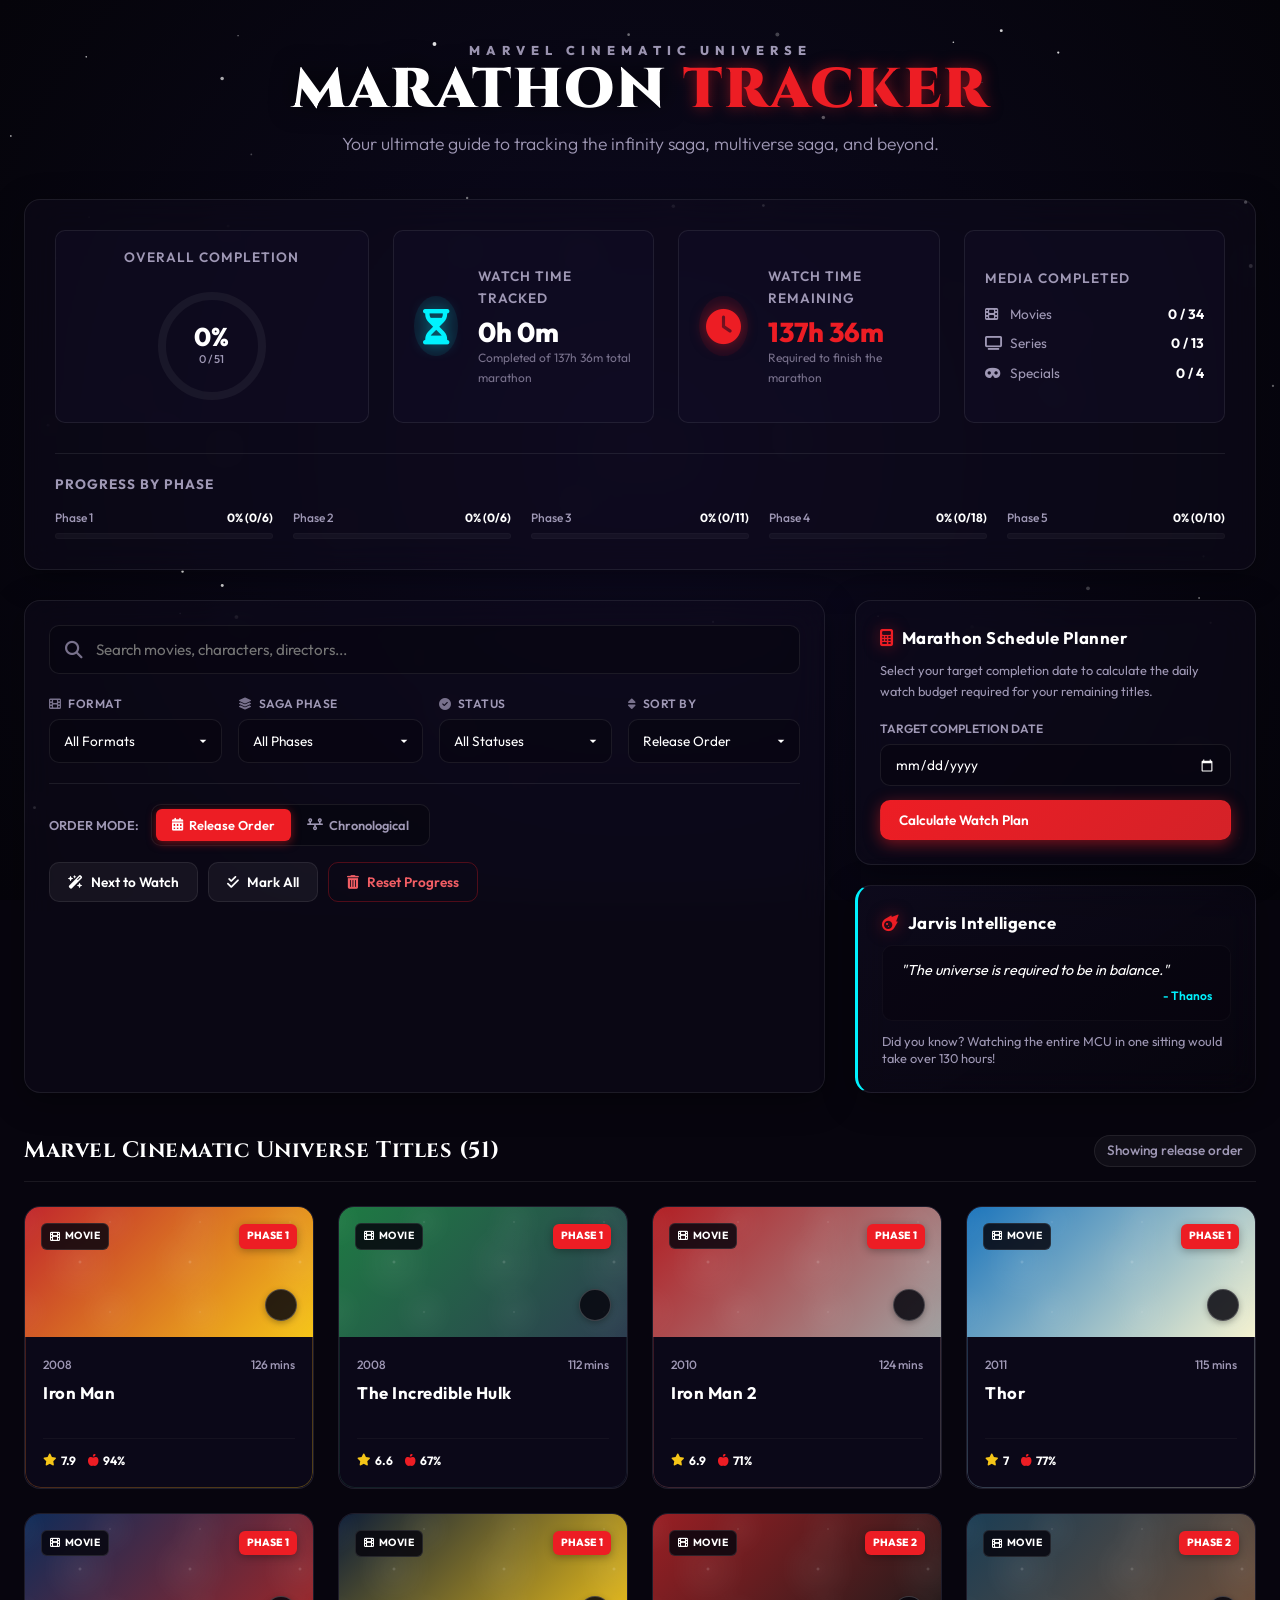
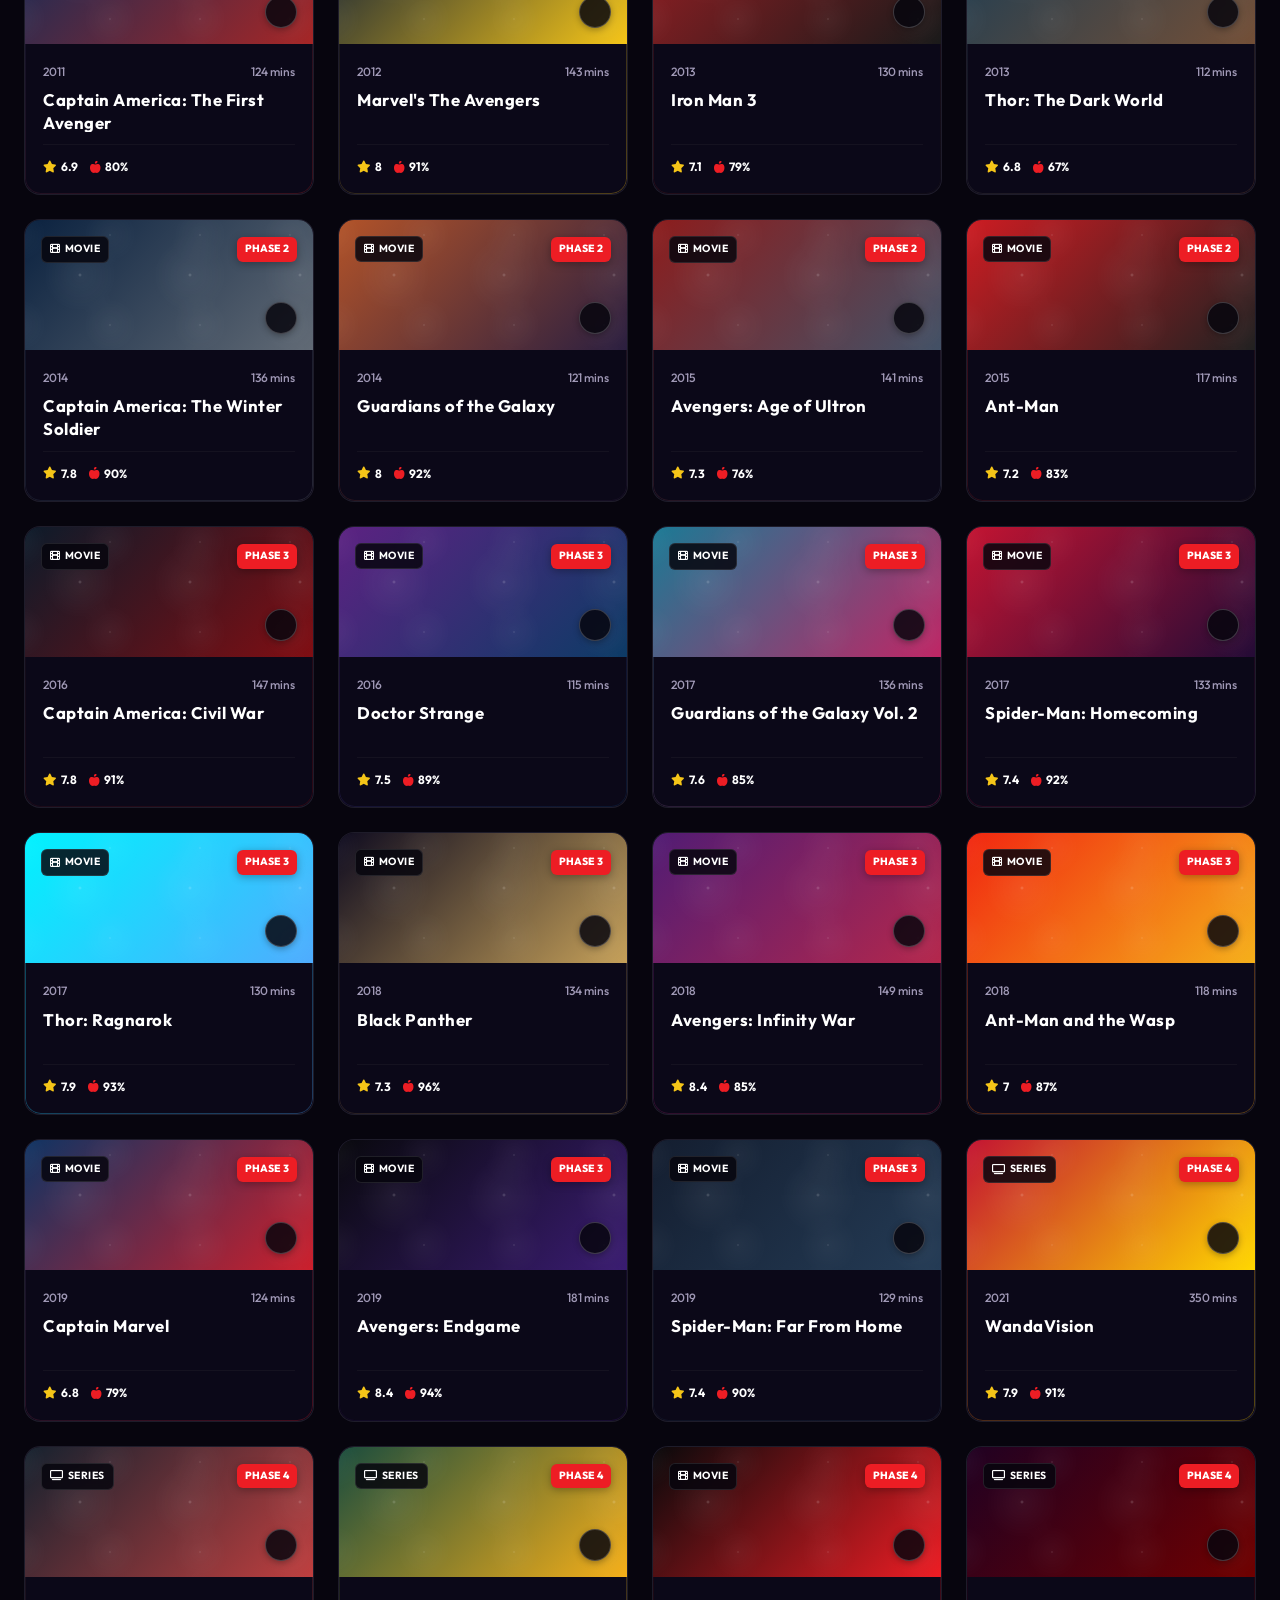
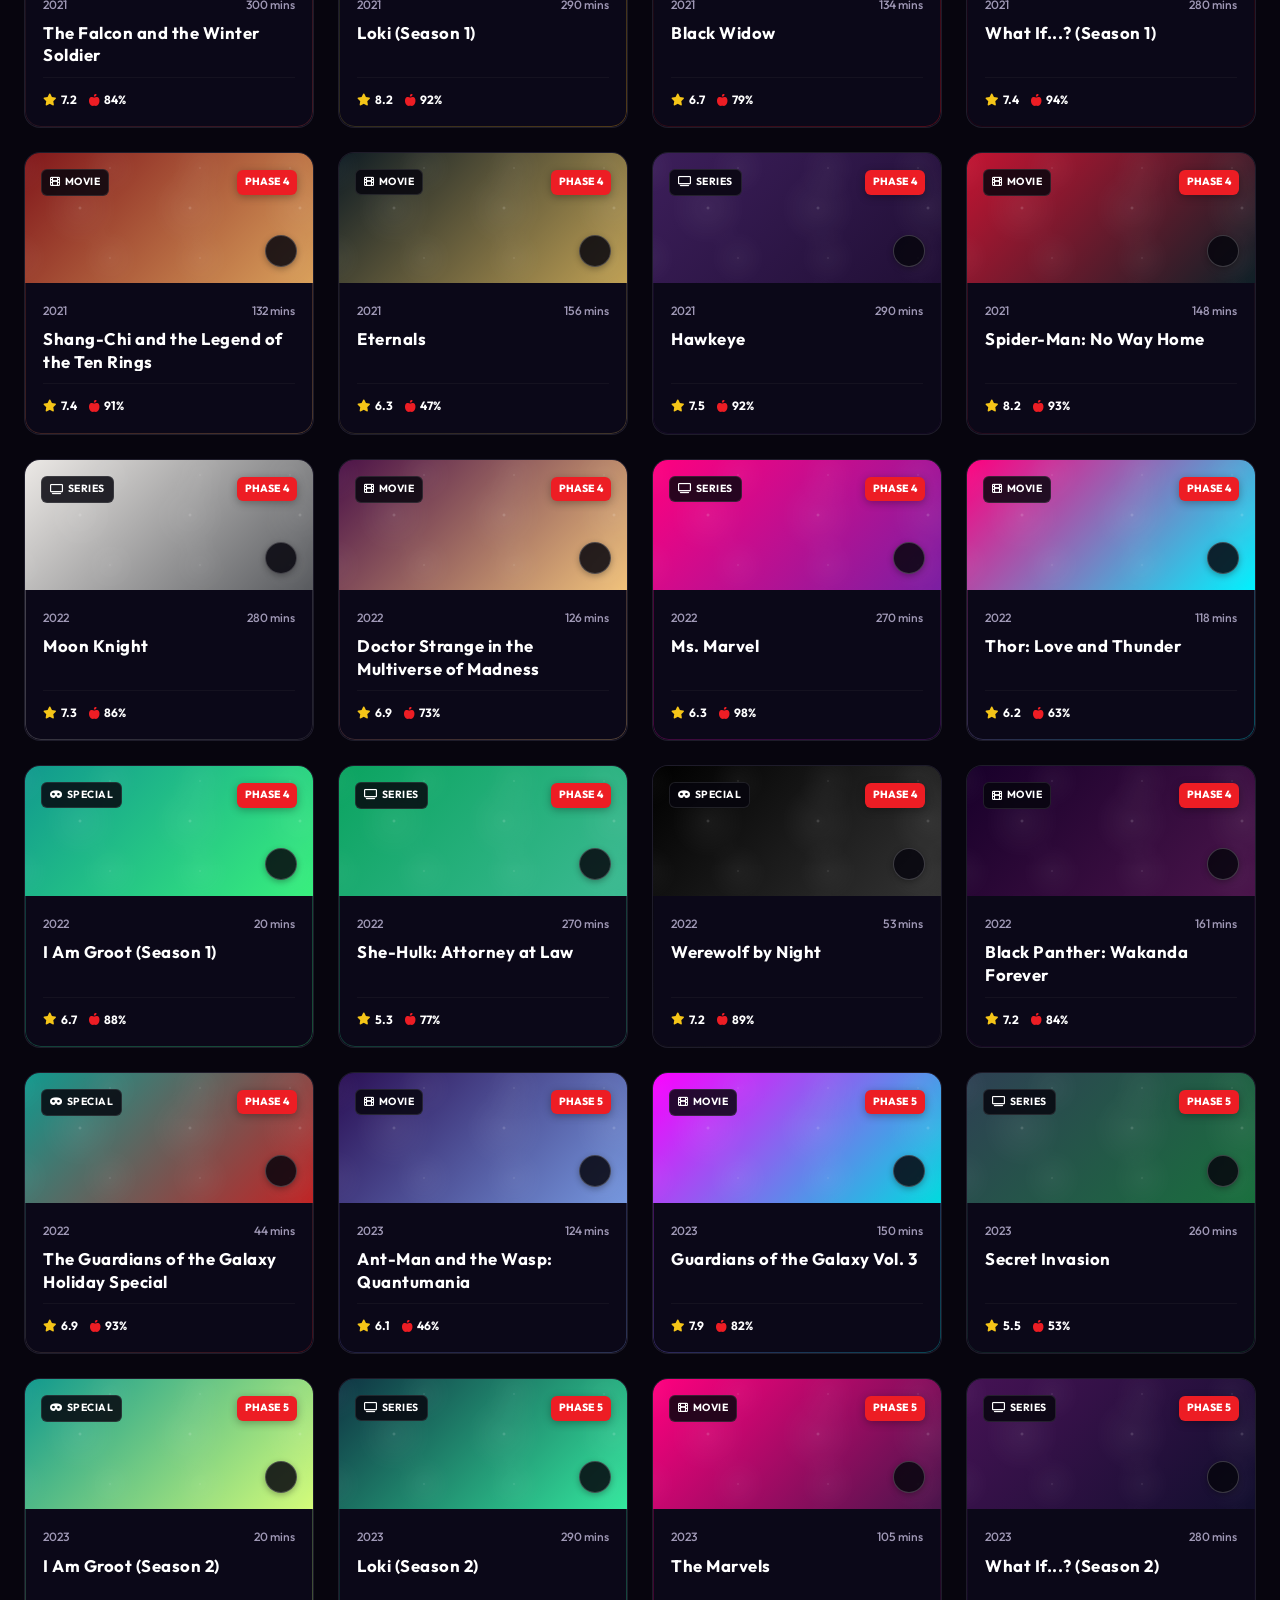
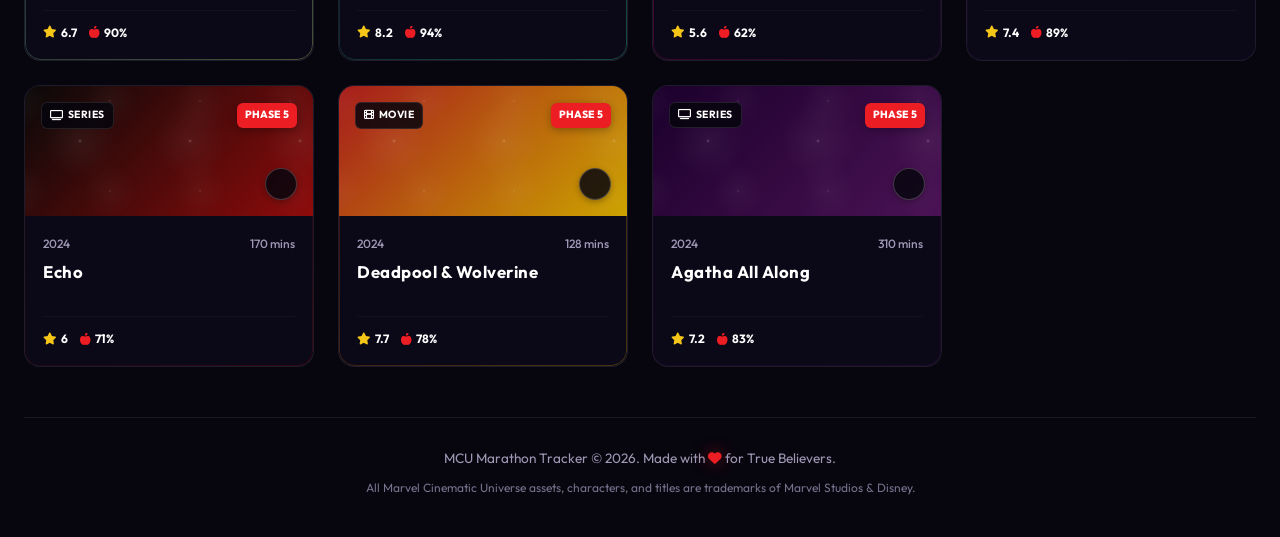
<file: MCU marathon tracker/index.html>
<!DOCTYPE html>
<html lang="en">
<head>
    <meta charset="UTF-8">
    <meta name="viewport" content="width=device-width, initial-scale=1.0">
    <meta name="description" content="MCU Marathon Tracker - Track your viewing progress, calculate schedules, and explore the Marvel Cinematic Universe in release or chronological order.">
    <title>MCU Marathon Tracker | The Ultimate Cinematic Guide</title>
    
    <!-- Google Fonts -->
    <link rel="preconnect" href="https://fonts.googleapis.com">
    <link rel="preconnect" href="https://fonts.gstatic.com" crossorigin>
    <link href="https://fonts.googleapis.com/css2?family=Cinzel:wght@500;700;900&family=Outfit:wght@300;400;500;600;700;800&display=swap" rel="stylesheet">
    
    <!-- Font Awesome Icons -->
    <link rel="stylesheet" href="https://cdnjs.cloudflare.com/ajax/libs/font-awesome/6.4.0/css/all.min.css">
    
    <!-- Custom CSS -->
    <link rel="stylesheet" href="style.css">
</head>
<body>
    <!-- Starfield Background Canvas -->
    <canvas id="starfield"></canvas>

    <!-- Main Container -->
    <div class="app-container">
        
        <!-- Header -->
        <header class="cinematic-header">
            <div class="header-logo">
                <span class="logo-sub">MARVEL CINEMATIC UNIVERSE</span>
                <h1 class="logo-main">MARATHON <span class="accent-text">TRACKER</span></h1>
            </div>
            <p class="header-tagline">Your ultimate guide to tracking the infinity saga, multiverse saga, and beyond.</p>
        </header>

        <!-- Stats & Progress Dashboard -->
        <section class="dashboard-section glass-panel">
            <div class="dashboard-grid">
                <!-- Watch Progress Progressbar -->
                <div class="stat-card progress-card">
                    <h3>Overall Completion</h3>
                    <div class="progress-ring-container">
                        <svg class="progress-ring" width="120" height="120">
                            <circle class="progress-ring__circle-bg" stroke="rgba(255,255,255,0.05)" stroke-width="8" fill="transparent" r="50" cx="60" cy="60"/>
                            <circle class="progress-ring__circle" id="progressCircle" stroke="url(#gradientProgress)" stroke-width="8" fill="transparent" r="50" cx="60" cy="60"/>
                            <defs>
                                <linearGradient id="gradientProgress" x1="0%" y1="0%" x2="100%" y2="100%">
                                    <stop offset="0%" stop-color="#ed1d24" />
                                    <stop offset="100%" stop-color="#ffaf7b" />
                                </linearGradient>
                            </defs>
                        </svg>
                        <div class="progress-ring-text">
                            <span class="progress-percent" id="progressPercent">0%</span>
                            <span class="progress-sub" id="progressRatio">0 / 0</span>
                        </div>
                    </div>
                </div>

                <!-- Time Remaining Card -->
                <div class="stat-card time-card">
                    <div class="stat-icon"><i class="fa-solid fa-hourglass-half"></i></div>
                    <div class="stat-info">
                        <h3>Watch Time Tracked</h3>
                        <div class="stat-value" id="timeWatched">0h 0m</div>
                        <p class="stat-sub">Completed of <span id="totalTime">0h</span> total marathon</p>
                    </div>
                </div>

                <!-- Time Left Card -->
                <div class="stat-card time-left-card">
                    <div class="stat-icon"><i class="fa-solid fa-clock"></i></div>
                    <div class="stat-info">
                        <h3>Watch Time Remaining</h3>
                        <div class="stat-value text-red" id="timeRemaining">0h 0m</div>
                        <p class="stat-sub">Required to finish the marathon</p>
                    </div>
                </div>

                <!-- Media Breakdown Card -->
                <div class="stat-card breakdown-card">
                    <h3>Media Completed</h3>
                    <div class="breakdown-stats">
                        <div class="breakdown-item">
                            <span class="breakdown-label"><i class="fa-solid fa-film"></i> Movies</span>
                            <span class="breakdown-val" id="moviesCount">0 / 0</span>
                        </div>
                        <div class="breakdown-item">
                            <span class="breakdown-label"><i class="fa-solid fa-tv"></i> Series</span>
                            <span class="breakdown-val" id="seriesCount">0 / 0</span>
                        </div>
                        <div class="breakdown-item">
                            <span class="breakdown-label"><i class="fa-solid fa-mask"></i> Specials</span>
                            <span class="breakdown-val" id="specialsCount">0 / 0</span>
                        </div>
                    </div>
                </div>
            </div>

            <!-- Phase Progress Tracks -->
            <div class="phase-progress-container">
                <h4>Progress By Phase</h4>
                <div class="phase-bars" id="phaseBarsContainer">
                    <!-- Javascript will generate bars here -->
                </div>
            </div>
        </section>

        <!-- Controls, Filters, and Interactive widgets -->
        <section class="controls-section">
            
            <!-- Filter & Sort Panel -->
            <div class="filter-panel glass-panel">
                <div class="search-wrapper">
                    <i class="fa-solid fa-magnifying-glass search-icon"></i>
                    <input type="text" id="searchInput" placeholder="Search movies, characters, directors...">
                </div>

                <div class="filters-row">
                    <!-- Type Filter -->
                    <div class="filter-group">
                        <label for="typeFilter"><i class="fa-solid fa-film"></i> Format</label>
                        <select id="typeFilter">
                            <option value="all">All Formats</option>
                            <option value="movie">Movies Only</option>
                            <option value="series">Disney+ Series</option>
                            <option value="special">Specials</option>
                        </select>
                    </div>

                    <!-- Phase Filter -->
                    <div class="filter-group">
                        <label for="phaseFilter"><i class="fa-solid fa-layer-group"></i> Saga Phase</label>
                        <select id="phaseFilter">
                            <option value="all">All Phases</option>
                            <option value="1">Phase 1 (Infinity Saga)</option>
                            <option value="2">Phase 2 (Infinity Saga)</option>
                            <option value="3">Phase 3 (Infinity Saga)</option>
                            <option value="4">Phase 4 (Multiverse Saga)</option>
                            <option value="5">Phase 5 (Multiverse Saga)</option>
                        </select>
                    </div>

                    <!-- Watched Filter -->
                    <div class="filter-group">
                        <label for="statusFilter"><i class="fa-solid fa-circle-check"></i> Status</label>
                        <select id="statusFilter">
                            <option value="all">All Statuses</option>
                            <option value="watched">Watched</option>
                            <option value="unwatched">Unwatched</option>
                        </select>
                    </div>

                    <!-- Sort Options -->
                    <div class="filter-group">
                        <label for="sortBy"><i class="fa-solid fa-sort"></i> Sort By</label>
                        <select id="sortBy">
                            <option value="release">Release Order</option>
                            <option value="chronological">Chronological Order</option>
                            <option value="runtime-desc">Longest Runtime</option>
                            <option value="runtime-asc">Shortest Runtime</option>
                            <option value="rating-imdb">IMDb Rating</option>
                            <option value="rating-rt">Rotten Tomatoes</option>
                        </select>
                    </div>
                </div>

                <!-- Order Toggles & Quick Actions -->
                <div class="controls-actions">
                    <div class="toggle-container">
                        <span class="toggle-label">Order Mode:</span>
                        <div class="order-toggle-buttons">
                            <button id="orderReleaseBtn" class="toggle-btn active" data-order="release">
                                <i class="fa-solid fa-calendar-days"></i> Release Order
                            </button>
                            <button id="orderChronoBtn" class="toggle-btn" data-order="chrono">
                                <i class="fa-solid fa-timeline"></i> Chronological
                            </button>
                        </div>
                    </div>

                    <div class="action-buttons">
                        <button id="surpriseMeBtn" class="btn btn-secondary" title="Pick a random next unwatched title">
                            <i class="fa-solid fa-wand-magic-sparkles"></i> Next to Watch
                        </button>
                        <button id="markAllBtn" class="btn btn-secondary" title="Mark all filtered as Watched">
                            <i class="fa-solid fa-check-double"></i> Mark All
                        </button>
                        <button id="resetAllBtn" class="btn btn-danger" title="Clear all watched progress">
                            <i class="fa-solid fa-trash-can"></i> Reset Progress
                        </button>
                    </div>
                </div>
            </div>

            <!-- Sidebar Widgets Grid (Schedule and Surprise Widgets) -->
            <div class="widgets-grid">
                
                <!-- Marathon Schedule Calculator -->
                <div class="widget-card glass-panel calculator-widget">
                    <h3><i class="fa-solid fa-calculator accent-text"></i> Marathon Schedule Planner</h3>
                    <p class="widget-desc">Select your target completion date to calculate the daily watch budget required for your remaining titles.</p>
                    <div class="calculator-inputs">
                        <div class="input-group">
                            <label for="targetDate">Target Completion Date</label>
                            <input type="date" id="targetDate">
                        </div>
                        <button id="calculateBtn" class="btn btn-primary">Calculate Watch Plan</button>
                    </div>
                    <div class="calculator-results" id="calcResults" style="display: none;">
                        <!-- Results injected here -->
                    </div>
                </div>

                <!-- Cinematic Quote / Fun Facts Widget -->
                <div class="widget-card glass-panel trivia-widget">
                    <h3><i class="fa-solid fa-meteor accent-text"></i> Jarvis Intelligence</h3>
                    <div class="trivia-content">
                        <p class="trivia-quote" id="triviaQuote">"Part of the journey is the end."</p>
                        <p class="trivia-author" id="triviaAuthor">- Tony Stark</p>
                    </div>
                    <div class="trivia-stat-fact" id="triviaFact">
                        Did you know? Watching the entire MCU in one sitting would take over 130 hours!
                    </div>
                </div>

            </div>
        </section>

        <!-- Main Media Grid -->
        <main class="media-grid-section">
            <div class="grid-header">
                <h2>Marvel Cinematic Universe Titles (<span id="showingCount">0</span>)</h2>
                <div class="grid-view-info" id="gridInfoText">Showing release order</div>
            </div>
            
            <div class="media-grid" id="mediaGrid">
                <!-- Javascript will dynamically inject movie cards here -->
            </div>

            <!-- Empty State -->
            <div class="empty-state" id="emptyState" style="display: none;">
                <div class="empty-icon"><i class="fa-solid fa-shield-halved"></i></div>
                <h3>No heroes found matching your search.</h3>
                <p>Try clearing your search terms or filters to reveal the full timeline.</p>
                <button id="clearFiltersBtn" class="btn btn-primary">Reset All Filters</button>
            </div>
        </main>

        <!-- Footer -->
        <footer class="app-footer">
            <p>MCU Marathon Tracker &copy; 2026. Made with <i class="fa-solid fa-heart accent-text text-pulse"></i> for True Believers.</p>
            <p class="footer-disclaimer">All Marvel Cinematic Universe assets, characters, and titles are trademarks of Marvel Studios &amp; Disney.</p>
        </footer>

    </div>

    <!-- Movie Details Slide-Out Drawer / Modal -->
    <div class="modal-overlay" id="detailsModal">
        <div class="modal-content glass-panel">
            <button class="modal-close" id="modalCloseBtn"><i class="fa-solid fa-xmark"></i></button>
            
            <div class="modal-header-hero" id="modalHero">
                <span class="modal-phase-tag" id="modalPhaseTag">Phase 1</span>
                <h2 id="modalTitle">Iron Man</h2>
                <p class="modal-tagline" id="modalSubtitle">Director: Jon Favreau &bull; 2008</p>
            </div>

            <div class="modal-body">
                <div class="modal-meta-grid">
                    <div class="meta-item">
                        <span class="meta-label">Format</span>
                        <span class="meta-value" id="modalFormat"><i class="fa-solid fa-film"></i> Movie</span>
                    </div>
                    <div class="meta-item">
                        <span class="meta-label">Runtime</span>
                        <span class="meta-value" id="modalRuntime">126 minutes</span>
                    </div>
                    <div class="meta-item">
                        <span class="meta-label">IMDb Rating</span>
                        <span class="meta-value" id="modalIMDb"><i class="fa-solid fa-star text-gold"></i> 7.9</span>
                    </div>
                    <div class="meta-item">
                        <span class="meta-label">Rotten Tomatoes</span>
                        <span class="meta-value" id="modalRT"><i class="fa-solid fa-apple-whole text-red"></i> 94%</span>
                    </div>
                </div>

                <div class="modal-info-block">
                    <h3>Synopsis</h3>
                    <p id="modalSynopsis">Movie synopsis goes here.</p>
                </div>

                <div class="modal-info-block">
                    <h3>Key Characters Introduced / Present</h3>
                    <div class="character-tags" id="modalCharacters">
                        <!-- Tags injected -->
                    </div>
                </div>

                <div class="modal-info-block inline-meta">
                    <div class="post-credits-info">
                        <i class="fa-solid fa-clapperboard"></i> 
                        <span>Post-Credit Scenes: <strong id="modalPostCredits">1</strong></span>
                    </div>
                </div>

                <div class="modal-actions">
                    <button class="btn btn-primary" id="modalToggleWatchedBtn">
                        <i class="fa-solid fa-circle-check"></i> Mark as Watched
                    </button>
                </div>
            </div>
        </div>
    </div>

    <!-- Script imports -->
    <script src="data.js"></script>
    <script src="tmdb.js"></script>
    <script src="app.js"></script>
    <script>
        // --- Starfield Background Animation ---
        const canvas = document.getElementById('starfield');
        const ctx = canvas.getContext('2d');

        let stars = [];
        const STAR_COUNT = 85;

        function resizeCanvas() {
            canvas.width = window.innerWidth;
            canvas.height = window.innerHeight;
            initStars();
        }

        function initStars() {
            stars = [];
            for (let i = 0; i < STAR_COUNT; i++) {
                stars.push({
                    x: Math.random() * canvas.width,
                    y: Math.random() * canvas.height,
                    size: Math.random() * 1.6 + 0.4,
                    alpha: Math.random() * 0.8 + 0.2,
                    twinkleSpeed: Math.random() * 0.015 + 0.004,
                    twinkleDirection: Math.random() > 0.5 ? 1 : -1
                });
            }
        }

        function animateStars() {
            ctx.clearRect(0, 0, canvas.width, canvas.height);
            
            stars.forEach(star => {
                ctx.fillStyle = `rgba(255, 255, 255, ${star.alpha})`;
                ctx.beginPath();
                ctx.arc(star.x, star.y, star.size, 0, Math.PI * 2);
                ctx.fill();
                
                star.alpha += star.twinkleSpeed * star.twinkleDirection;
                if (star.alpha >= 1) {
                    star.alpha = 1;
                    star.twinkleDirection = -1;
                } else if (star.alpha <= 0.1) {
                    star.alpha = 0.1;
                    star.twinkleDirection = 1;
                }
            });
            
            requestAnimationFrame(animateStars);
        }

        window.addEventListener('resize', resizeCanvas);
        resizeCanvas();
        animateStars();

        // --- MCU Quotes & Trivia Dataset ---
        const MCU_QUOTES = [
            { text: "Part of the journey is the end.", author: "Tony Stark" },
            { text: "I can do this all day.", author: "Steve Rogers" },
            { text: "I am Iron Man.", author: "Tony Stark" },
            { text: "We are Groot.", author: "Groot" },
            { text: "Higher, further, faster, baby.", author: "Carol Danvers" },
            { text: "I love you 3000.", author: "Morgan Stark" },
            { text: "In times of crisis, the wise build bridges, while the foolish build barriers.", author: "T'Challa" },
            { text: "The universe is required to be in balance.", author: "Thanos" },
            { text: "I'm with you 'til the end of the line.", author: "Steve Rogers" },
            { text: "You're a product of all who came before you.", author: "Ying Li" },
            { text: "There was an idea... to bring together a group of remarkable people.", author: "Nick Fury" }
        ];

        // --- Application State ---
        let watchedIds = [];
        const STORAGE_KEY = 'mcu_marathon_watched';

        let currentOrder = 'release'; // 'release' or 'chrono'
        let searchQuery = '';
        let selectedType = 'all';
        let selectedPhase = 'all';
        let selectedStatus = 'all';
        let activeSort = 'release';
        let currentModalMovie = null;

        // --- Local Storage Progress Tracking ---
        function loadProgress() {
            const stored = localStorage.getItem(STORAGE_KEY);
            if (stored) {
                try {
                    watchedIds = JSON.parse(stored);
                } catch (e) {
                    watchedIds = [];
                }
            } else {
                watchedIds = [];
            }
        }

        function saveProgress() {
            localStorage.setItem(STORAGE_KEY, JSON.stringify(watchedIds));
        }

        // --- Filtering and Sorting Engine ---
        function getFilteredAndSortedData() {
            let items = [...MCU_DATA];
            
            // 1. Search Query Filter (Title, Director, Characters)
            if (searchQuery.trim() !== '') {
                const query = searchQuery.toLowerCase().trim();
                items = items.filter(item => 
                    item.title.toLowerCase().includes(query) ||
                    item.director.toLowerCase().includes(query) ||
                    item.characters.some(char => char.toLowerCase().includes(query))
                );
            }
            
            // 2. Format / Type Filter
            if (selectedType !== 'all') {
                items = items.filter(item => item.type === selectedType);
            }
            
            // 3. Phase Filter
            if (selectedPhase !== 'all') {
                items = items.filter(item => item.phase.toString() === selectedPhase);
            }
            
            // 4. Status Filter
            if (selectedStatus !== 'all') {
                const isWatched = selectedStatus === 'watched';
                items = items.filter(item => watchedIds.includes(item.id) === isWatched);
            }
            
            // 5. Sorting Engine
            items.sort((a, b) => {
                switch (activeSort) {
                    case 'release':
                        return MCU_DATA.indexOf(a) - MCU_DATA.indexOf(b);
                    case 'chronological':
                        return a.chronologicalOrder - b.chronologicalOrder;
                    case 'runtime-desc':
                        return b.runtime - a.runtime;
                    case 'runtime-asc':
                        return a.runtime - b.runtime;
                    case 'rating-imdb':
                        return b.ratingIMDb - a.ratingIMDb;
                    case 'rating-rt':
                        return b.ratingRT - a.ratingRT;
                    default:
                        return 0;
                }
            });
            
            return items;
        }

        // --- Render UI Elements ---
        
        // Render Main Media Cards Grid
        function renderGrid() {
            const items = getFilteredAndSortedData();
            const mediaGrid = document.getElementById('mediaGrid');
            const emptyState = document.getElementById('emptyState');
            
            mediaGrid.innerHTML = '';
            
            if (items.length === 0) {
                emptyState.style.display = 'block';
                mediaGrid.style.display = 'none';
                document.getElementById('showingCount').textContent = '0';
                return;
            }
            
            emptyState.style.display = 'none';
            mediaGrid.style.display = 'grid';
            document.getElementById('showingCount').textContent = items.length;
            
            items.forEach(item => {
                const isWatched = watchedIds.includes(item.id);
                const card = document.createElement('div');
                card.className = `media-card ${isWatched ? 'watched' : ''}`;
                card.dataset.id = item.id;
                card.style.setProperty('--cover-gradient', item.coverGradient);
                
                let formatIcon = 'fa-film';
                if (item.type === 'series') formatIcon = 'fa-tv';
                if (item.type === 'special') formatIcon = 'fa-mask';
                
                card.innerHTML = `
                    <div class="card-header-art">
                        <div class="card-badges">
                            <span class="format-badge"><i class="fa-solid ${formatIcon}"></i> ${item.type}</span>
                            <span class="phase-badge">Phase ${item.phase}</span>
                        </div>
                        <div class="watched-toggle-area">
                            <button class="card-checkbox" title="Toggle Watched" data-id="${item.id}">
                                <i class="fa-solid fa-check"></i>
                            </button>
                        </div>
                    </div>
                    <div class="card-details">
                        <div class="card-meta-top">
                            <span>${new Date(item.releaseDate).getFullYear()}</span>
                            <span>${item.runtime} mins</span>
                        </div>
                        <h3 class="card-title">${item.title}</h3>
                        <div class="card-ratings">
                            <div class="rating-item"><i class="fa-solid fa-star text-gold"></i> ${item.ratingIMDb}</div>
                            <div class="rating-item"><i class="fa-solid fa-apple-whole text-red"></i> ${item.ratingRT}%</div>
                        </div>
                    </div>
                `;
                
                // Open modal on card body click
                card.addEventListener('click', (e) => {
                    if (e.target.closest('.watched-toggle-area') || e.target.closest('.card-checkbox')) {
                        return;
                    }
                    openDetails(item);
                });
                
                // Direct checkbox trigger
                const checkbox = card.querySelector('.card-checkbox');
                checkbox.addEventListener('click', (e) => {
                    e.stopPropagation();
                    toggleWatched(item.id);
                });
                
                mediaGrid.appendChild(card);
            });
        }

        // Render Phase Progress Bars
        function renderPhaseProgressBars() {
            const container = document.getElementById('phaseBarsContainer');
            container.innerHTML = '';
            
            const phases = [1, 2, 3, 4, 5];
            phases.forEach(phaseNum => {
                const phaseItems = MCU_DATA.filter(item => item.phase === phaseNum);
                const total = phaseItems.length;
                const watched = phaseItems.filter(item => watchedIds.includes(item.id)).length;
                const percentage = total > 0 ? Math.round((watched / total) * 100) : 0;
                
                const phaseBar = document.createElement('div');
                phaseBar.className = 'phase-progress-item';
                phaseBar.innerHTML = `
                    <div class="phase-progress-info">
                        <span class="phase-name">Phase ${phaseNum}</span>
                        <span class="phase-percentage">${percentage}% (${watched}/${total})</span>
                    </div>
                    <div class="phase-track">
                        <div class="phase-fill" style="width: ${percentage}%"></div>
                    </div>
                `;
                container.appendChild(phaseBar);
            });
        }

        // Update Statistics Dashboard
        function updateDashboard() {
            const stats = getMCUStats(watchedIds);
            
            // Percentage Text & SVG Circular Indicator
            document.getElementById('progressPercent').textContent = `${stats.percentage}%`;
            document.getElementById('progressRatio').textContent = `${stats.watched} / ${stats.total}`;
            
            const circle = document.getElementById('progressCircle');
            const radius = circle.r.baseVal.value;
            const circumference = radius * 2 * Math.PI;
            circle.style.strokeDasharray = `${circumference} ${circumference}`;
            const offset = circumference - (stats.percentage / 100) * circumference;
            circle.style.strokeDashoffset = offset;
            
            // Runtime Statistics
            const totalHours = Math.floor(stats.totalRuntime / 60);
            const totalMinutes = stats.totalRuntime % 60;
            document.getElementById('totalTime').textContent = `${totalHours}h ${totalMinutes}m`;
            
            const watchedHours = Math.floor(stats.watchedRuntime / 60);
            const watchedMinutes = stats.watchedRuntime % 60;
            document.getElementById('timeWatched').textContent = `${watchedHours}h ${watchedMinutes}m`;
            
            const remainingMinutesTotal = stats.totalRuntime - stats.watchedRuntime;
            const remainingHours = Math.floor(remainingMinutesTotal / 60);
            const remainingMinutes = remainingMinutesTotal % 60;
            document.getElementById('timeRemaining').textContent = `${remainingHours}h ${remainingMinutes}m`;
            
            // Media Breakdown Counts
            document.getElementById('moviesCount').textContent = `${stats.moviesCount.watched} / ${stats.moviesCount.total}`;
            document.getElementById('seriesCount').textContent = `${stats.seriesCount.watched} / ${stats.seriesCount.total}`;
            document.getElementById('specialsCount').textContent = `${stats.specialsCount.watched} / ${stats.specialsCount.total}`;
            
            // Dynamic Phase Progression
            renderPhaseProgressBars();
            
            // Recalculate schedule if widget results are open
            if (document.getElementById('calcResults').style.display === 'block') {
                calculateSchedule();
            }
        }

        // Toggle Watched status of a media item
        function toggleWatched(id) {
            const idx = watchedIds.indexOf(id);
            if (idx === -1) {
                watchedIds.push(id);
            } else {
                watchedIds.splice(idx, 1);
            }
            saveProgress();
            updateDashboard();
            renderGrid();
            
            if (document.getElementById('detailsModal').classList.contains('active') && currentModalMovie && currentModalMovie.id === id) {
                updateModalActionBtn(id);
            }
        }

        // --- Details Slide-Out Modal Drawer ---
        function openDetails(movie) {
            currentModalMovie = movie;
            
            const modal = document.getElementById('detailsModal');
            const modalHero = document.getElementById('modalHero');
            const modalPhaseTag = document.getElementById('modalPhaseTag');
            const modalTitle = document.getElementById('modalTitle');
            const modalSubtitle = document.getElementById('modalSubtitle');
            const modalFormat = document.getElementById('modalFormat');
            const modalRuntime = document.getElementById('modalRuntime');
            const modalIMDb = document.getElementById('modalIMDb');
            const modalRT = document.getElementById('modalRT');
            const modalSynopsis = document.getElementById('modalSynopsis');
            const modalCharacters = document.getElementById('modalCharacters');
            const modalPostCredits = document.getElementById('modalPostCredits');
            
            modalHero.style.background = movie.coverGradient;
            modalPhaseTag.textContent = `Phase ${movie.phase}`;
            modalTitle.textContent = movie.title;
            modalSubtitle.innerHTML = `Director: <strong>${movie.director}</strong> &bull; ${new Date(movie.releaseDate).getFullYear()}`;
            
            let formatLabel = `<i class="fa-solid fa-film"></i> Movie`;
            if (movie.type === 'series') formatLabel = `<i class="fa-solid fa-tv"></i> Disney+ Series`;
            if (movie.type === 'special') formatLabel = `<i class="fa-solid fa-mask"></i> Special Presentation`;
            modalFormat.innerHTML = formatLabel;
            
            modalRuntime.textContent = `${movie.runtime} minutes`;
            modalIMDb.innerHTML = `<i class="fa-solid fa-star text-gold"></i> ${movie.ratingIMDb}`;
            modalRT.innerHTML = `<i class="fa-solid fa-apple-whole text-red"></i> ${movie.ratingRT}%`;
            modalSynopsis.textContent = movie.synopsis;
            modalPostCredits.textContent = movie.postCredits;
            
            modalCharacters.innerHTML = '';
            movie.characters.forEach(char => {
                const tag = document.createElement('span');
                tag.className = 'char-tag';
                tag.textContent = char;
                modalCharacters.appendChild(tag);
            });
            
            updateModalActionBtn(movie.id);
            modal.classList.add('active');
        }

        function updateModalActionBtn(id) {
            const btn = document.getElementById('modalToggleWatchedBtn');
            const isWatched = watchedIds.includes(id);
            
            if (isWatched) {
                btn.innerHTML = `<i class="fa-solid fa-circle-xmark"></i> Mark as Unwatched`;
                btn.className = 'btn btn-secondary';
            } else {
                btn.innerHTML = `<i class="fa-solid fa-circle-check"></i> Mark as Watched`;
                btn.className = 'btn btn-primary';
            }
        }

        function closeDetails() {
            document.getElementById('detailsModal').classList.remove('active');
            currentModalMovie = null;
        }

        // --- Schedule Planner Calculator logic ---
        function calculateSchedule() {
            const targetInput = document.getElementById('targetDate');
            const resultsContainer = document.getElementById('calcResults');
            
            if (!targetInput.value) {
                resultsContainer.innerHTML = `<p class="calc-badge" style="background: rgba(237, 29, 36, 0.1); color: var(--marvel-red); border-color: rgba(237, 29, 36, 0.2);">Please select a target date.</p>`;
                resultsContainer.style.display = 'block';
                return;
            }
            
            const targetDate = new Date(targetInput.value);
            const today = new Date();
            today.setHours(0,0,0,0);
            targetDate.setHours(0,0,0,0);
            
            const diffTime = targetDate - today;
            const diffDays = Math.ceil(diffTime / (1000 * 60 * 60 * 24));
            
            if (diffDays <= 0) {
                resultsContainer.innerHTML = `<p class="calc-badge" style="background: rgba(237, 29, 36, 0.1); color: var(--marvel-red); border-color: rgba(237, 29, 36, 0.2);">The date must be in the future!</p>`;
                resultsContainer.style.display = 'block';
                return;
            }
            
            const stats = getMCUStats(watchedIds);
            const remainingMinutes = stats.totalRuntime - stats.watchedRuntime;
            
            if (remainingMinutes <= 0) {
                resultsContainer.innerHTML = `<p class="calc-badge" style="background: rgba(0, 242, 254, 0.1); color: var(--cosmic-cyan); border-color: rgba(0, 242, 254, 0.2);"><i class="fa-solid fa-trophy"></i> Marathon fully completed!</p>`;
                resultsContainer.style.display = 'block';
                return;
            }
            
            const minsPerDay = Math.ceil(remainingMinutes / diffDays);
            const hoursPerDay = Math.floor(minsPerDay / 60);
            const remainingMinsPerDay = minsPerDay % 60;
            
            let budgetString = '';
            if (hoursPerDay > 0) {
                budgetString = `${hoursPerDay}h ${remainingMinsPerDay}m per day`;
            } else {
                budgetString = `${remainingMinsPerDay} mins per day`;
            }
            
            const remainingHours = Math.floor(remainingMinutes / 60);
            const remainingMins = remainingMinutes % 60;
            
            resultsContainer.innerHTML = `
                <div class="calc-stat-row">
                    <span class="calc-label">Time Remaining:</span>
                    <span class="calc-val">${remainingHours}h ${remainingMins}m</span>
                </div>
                <div class="calc-stat-row">
                    <span class="calc-label">Days Available:</span>
                    <span class="calc-val">${diffDays} days</span>
                </div>
                <div class="calc-badge">
                    <i class="fa-solid fa-fire"></i> Required Daily Budget: <br>
                    <span style="font-size: 1.1rem; color: #fff;">${budgetString}</span>
                </div>
            `;
            resultsContainer.style.display = 'block';
        }

        // --- Next unwatched sequencing suggestion ("Surprise Me") ---
        function surpriseMe() {
            const unwatched = MCU_DATA.filter(item => !watchedIds.includes(item.id));
            
            if (unwatched.length === 0) {
                alert("True Believer! You have completed the entire Marvel Cinematic Universe Marathon! You are worthy to wield Mjolnir!");
                return;
            }
            
            unwatched.sort((a, b) => {
                if (currentOrder === 'release') {
                    return MCU_DATA.indexOf(a) - MCU_DATA.indexOf(b);
                } else {
                    return a.chronologicalOrder - b.chronologicalOrder;
                }
            });
            
            // Recommend the very next unwatched item in sequence and slide it open
            const nextUp = unwatched[0];
            openDetails(nextUp);
        }

        // --- Bulk Actions ---
        function markAllFilteredAsWatched() {
            const items = getFilteredAndSortedData();
            const unwatchedItems = items.filter(item => !watchedIds.includes(item.id));
            
            if (unwatchedItems.length === 0) {
                alert("All matching titles are already marked as watched!");
                return;
            }
            
            if (confirm(`Mark all ${unwatchedItems.length} currently filtered titles as watched?`)) {
                unwatchedItems.forEach(item => {
                    if (!watchedIds.includes(item.id)) {
                        watchedIds.push(item.id);
                    }
                });
                saveProgress();
                updateDashboard();
                renderGrid();
            }
        }

        function resetAllProgress() {
            if (confirm("Are you sure you want to completely reset all your watched progress? This will revert the tracker back to 0%.")) {
                watchedIds = [];
                saveProgress();
                updateDashboard();
                renderGrid();
            }
        }

        // --- DOM Event Initialization ---
        document.addEventListener('DOMContentLoaded', () => {
            loadProgress();
            updateDashboard();
            
            // Random Quote initialization
            const quoteEl = document.getElementById('triviaQuote');
            const authorEl = document.getElementById('triviaAuthor');
            const randomQuote = MCU_QUOTES[Math.floor(Math.random() * MCU_QUOTES.length)];
            quoteEl.textContent = `"${randomQuote.text}"`;
            authorEl.textContent = `- ${randomQuote.author}`;
            
            renderGrid();
            
            // Search Input Event
            document.getElementById('searchInput').addEventListener('input', (e) => {
                searchQuery = e.target.value;
                renderGrid();
            });
            
            // Filter dropdown change triggers
            document.getElementById('typeFilter').addEventListener('change', (e) => {
                selectedType = e.target.value;
                renderGrid();
            });
            
            document.getElementById('phaseFilter').addEventListener('change', (e) => {
                selectedPhase = e.target.value;
                renderGrid();
            });
            
            document.getElementById('statusFilter').addEventListener('change', (e) => {
                selectedStatus = e.target.value;
                renderGrid();
            });
            
            // Sort Dropdown changes
            const sortBySelect = document.getElementById('sortBy');
            sortBySelect.addEventListener('change', (e) => {
                activeSort = e.target.value;
                
                const releaseBtn = document.getElementById('orderReleaseBtn');
                const chronoBtn = document.getElementById('orderChronoBtn');
                
                if (activeSort === 'release') {
                    currentOrder = 'release';
                    releaseBtn.classList.add('active');
                    chronoBtn.classList.remove('active');
                    document.getElementById('gridInfoText').textContent = 'Showing release order';
                } else if (activeSort === 'chronological') {
                    currentOrder = 'chrono';
                    chronoBtn.classList.add('active');
                    releaseBtn.classList.remove('active');
                    document.getElementById('gridInfoText').textContent = 'Showing chronological order';
                }
                renderGrid();
            });
            
            // Order Button toggle bindings
            const releaseBtn = document.getElementById('orderReleaseBtn');
            const chronoBtn = document.getElementById('orderChronoBtn');
            
            releaseBtn.addEventListener('click', () => {
                currentOrder = 'release';
                activeSort = 'release';
                sortBySelect.value = 'release';
                releaseBtn.classList.add('active');
                chronoBtn.classList.remove('active');
                document.getElementById('gridInfoText').textContent = 'Showing release order';
                renderGrid();
            });
            
            chronoBtn.addEventListener('click', () => {
                currentOrder = 'chrono';
                activeSort = 'chronological';
                sortBySelect.value = 'chronological';
                chronoBtn.classList.add('active');
                releaseBtn.classList.remove('active');
                document.getElementById('gridInfoText').textContent = 'Showing chronological order';
                renderGrid();
            });
            
            // Action Button listeners
            document.getElementById('surpriseMeBtn').addEventListener('click', surpriseMe);
            document.getElementById('markAllBtn').addEventListener('click', markAllFilteredAsWatched);
            document.getElementById('resetAllBtn').addEventListener('click', resetAllProgress);
            
            // Calculator triggering
            document.getElementById('calculateBtn').addEventListener('click', calculateSchedule);
            
            // Modal closing controllers
            document.getElementById('modalCloseBtn').addEventListener('click', closeDetails);
            
            document.getElementById('detailsModal').addEventListener('click', (e) => {
                if (e.target === document.getElementById('detailsModal')) {
                    closeDetails();
                }
            });
            
            document.getElementById('modalToggleWatchedBtn').addEventListener('click', () => {
                if (currentModalMovie) {
                    toggleWatched(currentModalMovie.id);
                }
            });
            
            // Clear filters event on empty state
            document.getElementById('clearFiltersBtn').addEventListener('click', () => {
                document.getElementById('searchInput').value = '';
                searchQuery = '';
                document.getElementById('typeFilter').value = 'all';
                selectedType = 'all';
                document.getElementById('phaseFilter').value = 'all';
                selectedPhase = 'all';
                document.getElementById('statusFilter').value = 'all';
                selectedStatus = 'all';
                renderGrid();
            });
            
            // Esc key handler
            window.addEventListener('keydown', (e) => {
                if (e.key === 'Escape') {
                    closeDetails();
                }
            });
        });
    </script>
</body>
</html>
</file>
<file: MCU marathon tracker/style.css>
/* ==========================================================================
   MCU Marathon Tracker - Custom Stylesheet
   ========================================================================== */

/* Design System & Variables */
:root {
    --bg-darkest: #07050e;
    --bg-darker: #0d0a1a;
    --bg-panel: rgba(16, 12, 30, 0.45);
    --bg-card: rgba(22, 17, 43, 0.35);
    --border-glass: rgba(255, 255, 255, 0.08);
    --border-glass-active: rgba(237, 29, 36, 0.3);
    
    /* Cosmic Palette */
    --marvel-red: #ed1d24;
    --marvel-red-glow: rgba(237, 29, 36, 0.5);
    --cosmic-cyan: #00f2fe;
    --cosmic-cyan-glow: rgba(0, 242, 254, 0.4);
    --infinity-gold: #f5c518;
    --infinity-gold-glow: rgba(245, 197, 24, 0.4);
    --text-white: #ffffff;
    --text-muted: #9f98b5;
    --text-sub: #78718c;
    
    /* Layout */
    --border-radius-lg: 16px;
    --border-radius-md: 10px;
    --border-radius-sm: 6px;
    --transition-smooth: all 0.35s cubic-bezier(0.25, 0.8, 0.25, 1);
    --transition-quick: all 0.15s ease;
    
    /* Fonts */
    --font-ui: 'Outfit', sans-serif;
    --font-display: 'Cinzel', serif;
}

/* Base Reset */
*, *::before, *::after {
    box-sizing: border-box;
    margin: 0;
    padding: 0;
}

body {
    background-color: var(--bg-darkest);
    color: var(--text-white);
    font-family: var(--font-ui);
    line-height: 1.6;
    overflow-x: hidden;
    min-height: 100vh;
}

/* Twinkling Starfield Background */
#starfield {
    position: fixed;
    top: 0;
    left: 0;
    width: 100vw;
    height: 100vh;
    z-index: -1;
    pointer-events: none;
    background: radial-gradient(circle at 50% 50%, #0d0a21 0%, #05040a 100%);
}

/* App Container */
.app-container {
    width: 100%;
    max-width: 1400px;
    margin: 0 auto;
    padding: 40px 24px;
    position: relative;
    z-index: 1;
}

/* Premium Typography Elements */
h1, h2, h3, h4 {
    font-weight: 700;
    letter-spacing: 0.5px;
}

.accent-text {
    color: var(--marvel-red);
    text-shadow: 0 0 15px var(--marvel-red-glow);
}

.text-gold {
    color: var(--infinity-gold);
}

.text-red {
    color: var(--marvel-red);
}

.text-pulse {
    animation: pulseGlow 2s infinite alternate;
}

/* Glassmorphic Panel Layout */
.glass-panel {
    background: var(--bg-panel);
    backdrop-filter: blur(16px);
    -webkit-backdrop-filter: blur(16px);
    border: 1px solid var(--border-glass);
    border-radius: var(--border-radius-lg);
    box-shadow: 0 8px 32px 0 rgba(0, 0, 0, 0.37);
    transition: var(--transition-smooth);
}

.glass-panel:hover {
    border-color: rgba(255, 255, 255, 0.12);
}

/* Cinematic Header styling */
.cinematic-header {
    text-align: center;
    margin-bottom: 40px;
}

.header-logo {
    display: inline-block;
}

.logo-sub {
    font-family: var(--font-ui);
    font-size: 0.8rem;
    font-weight: 800;
    letter-spacing: 6px;
    color: var(--text-muted);
    display: block;
    margin-bottom: 2px;
}

.logo-main {
    font-family: var(--font-display);
    font-size: 3.5rem;
    font-weight: 900;
    letter-spacing: 2px;
    line-height: 1;
    margin-bottom: 12px;
    text-shadow: 0 0 25px rgba(0, 0, 0, 0.8);
}

.header-tagline {
    font-size: 1.1rem;
    color: var(--text-muted);
    font-weight: 300;
    max-width: 600px;
    margin: 0 auto;
}

/* Dashboard Section */
.dashboard-section {
    padding: 30px;
    margin-bottom: 30px;
}

.dashboard-grid {
    display: grid;
    grid-template-columns: 1.2fr 1fr 1fr 1fr;
    gap: 24px;
    margin-bottom: 30px;
}

/* Stat Cards */
.stat-card {
    background: var(--bg-card);
    border: 1px solid var(--border-glass);
    border-radius: var(--border-radius-md);
    padding: 20px;
    display: flex;
    align-items: center;
    gap: 20px;
    position: relative;
    overflow: hidden;
}

.stat-card h3 {
    font-size: 0.85rem;
    font-weight: 600;
    color: var(--text-muted);
    text-transform: uppercase;
    letter-spacing: 1px;
    margin-bottom: 6px;
}

.stat-icon {
    font-size: 2.2rem;
    color: var(--cosmic-cyan);
    text-shadow: 0 0 15px var(--cosmic-cyan-glow);
    display: flex;
    align-items: center;
    justify-content: center;
    width: 60px;
    height: 60px;
    background: rgba(0, 242, 254, 0.08);
    border-radius: 50%;
}

.time-left-card .stat-icon {
    color: var(--marvel-red);
    text-shadow: 0 0 15px var(--marvel-red-glow);
    background: rgba(237, 29, 36, 0.08);
}

.stat-value {
    font-size: 1.7rem;
    font-weight: 800;
    line-height: 1.2;
}

.stat-sub {
    font-size: 0.75rem;
    color: var(--text-sub);
}

/* Circular Progress Ring */
.progress-card {
    flex-direction: column;
    align-items: center;
    justify-content: center;
    gap: 12px;
    padding: 16px;
    text-align: center;
}

.progress-ring-container {
    position: relative;
    display: flex;
    align-items: center;
    justify-content: center;
}

.progress-ring__circle {
    transform: rotate(-90deg);
    transform-origin: 50% 50%;
    stroke-dasharray: 314.15; /* 2 * PI * r (r=50) */
    stroke-dashoffset: 314.15;
    transition: stroke-dashoffset 0.6s cubic-bezier(0.4, 0, 0.2, 1);
    stroke-linecap: round;
}

.progress-ring-text {
    position: absolute;
    display: flex;
    flex-direction: column;
    align-items: center;
    justify-content: center;
}

.progress-percent {
    font-size: 1.6rem;
    font-weight: 800;
    line-height: 1;
}

.progress-sub {
    font-size: 0.7rem;
    color: var(--text-muted);
    font-weight: 500;
    margin-top: 2px;
}

/* Media Breakdown Stats */
.breakdown-card {
    flex-direction: column;
    align-items: stretch;
    justify-content: center;
    gap: 8px;
}

.breakdown-stats {
    display: flex;
    flex-direction: column;
    gap: 8px;
}

.breakdown-item {
    display: flex;
    justify-content: space-between;
    align-items: center;
    font-size: 0.85rem;
}

.breakdown-label {
    color: var(--text-muted);
}

.breakdown-label i {
    width: 18px;
    margin-right: 4px;
}

.breakdown-val {
    font-weight: 700;
    color: var(--text-white);
}

/* Phase Progress Tracks */
.phase-progress-container {
    border-top: 1px solid var(--border-glass);
    padding-top: 20px;
}

.phase-progress-container h4 {
    font-size: 0.85rem;
    text-transform: uppercase;
    letter-spacing: 1px;
    color: var(--text-muted);
    margin-bottom: 12px;
}

.phase-bars {
    display: grid;
    grid-template-columns: repeat(5, 1fr);
    gap: 20px;
}

.phase-progress-item {
    display: flex;
    flex-direction: column;
    gap: 6px;
}

.phase-progress-info {
    display: flex;
    justify-content: space-between;
    font-size: 0.75rem;
    font-weight: 500;
}

.phase-name {
    color: var(--text-muted);
}

.phase-percentage {
    font-weight: 700;
}

.phase-track {
    width: 100%;
    height: 6px;
    background: rgba(255, 255, 255, 0.04);
    border-radius: 3px;
    overflow: hidden;
    border: 1px solid rgba(255, 255, 255, 0.02);
}

.phase-fill {
    height: 100%;
    width: 0%;
    border-radius: 3px;
    background: linear-gradient(90deg, #ed1d24, #f5c518);
    transition: width 0.8s cubic-bezier(0.1, 0.8, 0.2, 1);
}

/* Controls & Filters Panel */
.controls-section {
    display: grid;
    grid-template-columns: 2fr 1fr;
    gap: 30px;
    margin-bottom: 40px;
}

.filter-panel {
    padding: 24px;
    display: flex;
    flex-direction: column;
    gap: 20px;
}

/* Custom Styled Input & Search */
.search-wrapper {
    position: relative;
    width: 100%;
}

.search-icon {
    position: absolute;
    left: 16px;
    top: 50%;
    transform: translateY(-50%);
    color: var(--text-sub);
    font-size: 1.1rem;
    transition: var(--transition-quick);
}

#searchInput {
    width: 100%;
    padding: 14px 16px 14px 46px;
    background: rgba(7, 5, 14, 0.5);
    border: 1px solid var(--border-glass);
    border-radius: var(--border-radius-md);
    color: var(--text-white);
    font-family: var(--font-ui);
    font-size: 0.95rem;
    outline: none;
    transition: var(--transition-quick);
}

#searchInput:focus {
    border-color: var(--marvel-red);
    box-shadow: 0 0 15px rgba(237, 29, 36, 0.2);
}

#searchInput:focus + .search-icon {
    color: var(--marvel-red);
}

/* Filters row styling */
.filters-row {
    display: grid;
    grid-template-columns: repeat(4, 1fr);
    gap: 16px;
}

.filter-group {
    display: flex;
    flex-direction: column;
    gap: 6px;
}

.filter-group label {
    font-size: 0.75rem;
    color: var(--text-muted);
    font-weight: 600;
    text-transform: uppercase;
    letter-spacing: 0.5px;
}

.filter-group label i {
    margin-right: 4px;
    color: var(--text-sub);
}

.filter-group select {
    padding: 12px 14px;
    background: rgba(7, 5, 14, 0.5);
    border: 1px solid var(--border-glass);
    border-radius: var(--border-radius-md);
    color: var(--text-white);
    font-family: var(--font-ui);
    font-size: 0.85rem;
    outline: none;
    cursor: pointer;
    transition: var(--transition-quick);
    appearance: none;
    -webkit-appearance: none;
    background-image: url("data:image/svg+xml;utf8,<svg fill='white' height='24' viewBox='0 0 24 24' width='24' xmlns='http://www.w3.org/2000/svg'><path d='M7 10l5 5 5-5z'/><path d='M0 0h24v24H0z' fill='none'/></svg>");
    background-repeat: no-repeat;
    background-position: right 10px center;
    background-size: 16px;
}

.filter-group select:focus {
    border-color: var(--cosmic-cyan);
    box-shadow: 0 0 12px rgba(0, 242, 254, 0.15);
}

.filter-group select option {
    background-color: var(--bg-darker);
    color: var(--text-white);
}

/* Action Rows & Custom Button Styling */
.controls-actions {
    display: flex;
    justify-content: space-between;
    align-items: center;
    border-top: 1px solid var(--border-glass);
    padding-top: 20px;
    flex-wrap: wrap;
    gap: 16px;
}

.toggle-container {
    display: flex;
    align-items: center;
    gap: 12px;
}

.toggle-label {
    font-size: 0.8rem;
    color: var(--text-muted);
    font-weight: 600;
    text-transform: uppercase;
}

.order-toggle-buttons {
    display: flex;
    background: rgba(7, 5, 14, 0.6);
    border: 1px solid var(--border-glass);
    border-radius: var(--border-radius-md);
    padding: 4px;
}

.toggle-btn {
    padding: 8px 16px;
    background: transparent;
    border: none;
    color: var(--text-muted);
    font-family: var(--font-ui);
    font-size: 0.8rem;
    font-weight: 600;
    cursor: pointer;
    border-radius: var(--border-radius-sm);
    transition: var(--transition-quick);
    display: flex;
    align-items: center;
    gap: 6px;
}

.toggle-btn.active {
    background: var(--marvel-red);
    color: var(--text-white);
    box-shadow: 0 2px 10px var(--marvel-red-glow);
}

.toggle-btn:not(.active):hover {
    color: var(--text-white);
    background: rgba(255, 255, 255, 0.05);
}

.action-buttons {
    display: flex;
    gap: 10px;
}

.btn {
    padding: 10px 18px;
    font-family: var(--font-ui);
    font-size: 0.85rem;
    font-weight: 600;
    cursor: pointer;
    border-radius: var(--border-radius-md);
    transition: var(--transition-quick);
    display: inline-flex;
    align-items: center;
    gap: 8px;
    border: 1px solid transparent;
}

.btn-primary {
    background: linear-gradient(135deg, var(--marvel-red) 0%, #d42228 100%);
    color: var(--text-white);
    box-shadow: 0 4px 15px var(--marvel-red-glow);
}

.btn-primary:hover {
    transform: translateY(-2px);
    box-shadow: 0 6px 20px rgba(237, 29, 36, 0.7);
}

.btn-secondary {
    background: rgba(255, 255, 255, 0.05);
    border-color: var(--border-glass);
    color: var(--text-white);
}

.btn-secondary:hover {
    background: rgba(255, 255, 255, 0.12);
    border-color: rgba(255, 255, 255, 0.2);
    transform: translateY(-2px);
}

.btn-danger {
    background: transparent;
    border-color: rgba(237, 29, 36, 0.3);
    color: rgba(255, 99, 105, 0.95);
}

.btn-danger:hover {
    background: rgba(237, 29, 36, 0.1);
    border-color: var(--marvel-red);
    transform: translateY(-2px);
}

.btn:active {
    transform: translateY(0);
}

/* Sidebar Widgets Grid */
.widgets-grid {
    display: flex;
    flex-direction: column;
    gap: 20px;
}

.widget-card {
    padding: 24px;
    flex: 1;
    display: flex;
    flex-direction: column;
    justify-content: center;
}

.widget-card h3 {
    font-size: 1.05rem;
    font-weight: 700;
    margin-bottom: 8px;
    display: flex;
    align-items: center;
    gap: 8px;
}

.widget-desc {
    font-size: 0.8rem;
    color: var(--text-muted);
    margin-bottom: 18px;
}

.calculator-inputs {
    display: flex;
    flex-direction: column;
    gap: 14px;
}

.calculator-inputs .input-group {
    display: flex;
    flex-direction: column;
    gap: 6px;
}

.calculator-inputs label {
    font-size: 0.75rem;
    color: var(--text-muted);
    font-weight: 600;
    text-transform: uppercase;
}

.calculator-inputs input {
    padding: 10px 14px;
    background: rgba(7, 5, 14, 0.5);
    border: 1px solid var(--border-glass);
    border-radius: var(--border-radius-md);
    color: var(--text-white);
    font-family: var(--font-ui);
    font-size: 0.85rem;
    outline: none;
    color-scheme: dark;
}

.calculator-inputs input:focus {
    border-color: var(--marvel-red);
}

.calculator-results {
    margin-top: 18px;
    padding-top: 18px;
    border-top: 1px solid var(--border-glass);
    display: flex;
    flex-direction: column;
    gap: 10px;
    animation: fadeIn 0.4s ease;
}

.calc-stat-row {
    display: flex;
    justify-content: space-between;
    font-size: 0.85rem;
}

.calc-label {
    color: var(--text-muted);
}

.calc-val {
    font-weight: 700;
}

.calc-badge {
    background: rgba(0, 242, 254, 0.1);
    color: var(--cosmic-cyan);
    border: 1px solid rgba(0, 242, 254, 0.2);
    border-radius: var(--border-radius-sm);
    padding: 10px;
    text-align: center;
    font-weight: 700;
    font-size: 0.95rem;
    margin-top: 6px;
}

/* Trivia Widget Specifics */
.trivia-widget {
    background: linear-gradient(145deg, rgba(22, 17, 43, 0.45), rgba(7, 5, 14, 0.55));
    border-left: 3px solid var(--cosmic-cyan);
}

.trivia-content {
    background: rgba(7, 5, 14, 0.35);
    padding: 14px 18px;
    border-radius: var(--border-radius-md);
    border: 1px solid rgba(255, 255, 255, 0.03);
    margin-bottom: 12px;
}

.trivia-quote {
    font-family: var(--font-ui);
    font-style: italic;
    font-size: 0.9rem;
    line-height: 1.4;
    color: var(--text-white);
}

.trivia-author {
    font-size: 0.75rem;
    text-align: right;
    color: var(--cosmic-cyan);
    font-weight: 600;
    margin-top: 6px;
}

.trivia-stat-fact {
    font-size: 0.8rem;
    color: var(--text-muted);
    line-height: 1.4;
}

/* Media Grid Section */
.media-grid-section {
    margin-bottom: 50px;
}

.grid-header {
    display: flex;
    justify-content: space-between;
    align-items: center;
    margin-bottom: 24px;
    border-bottom: 1px solid var(--border-glass);
    padding-bottom: 12px;
}

.grid-header h2 {
    font-size: 1.4rem;
    font-family: var(--font-display);
    font-weight: 700;
    letter-spacing: 0.5px;
}

.grid-view-info {
    font-size: 0.85rem;
    color: var(--text-muted);
    font-weight: 500;
    background: rgba(255, 255, 255, 0.04);
    padding: 4px 12px;
    border-radius: 20px;
    border: 1px solid var(--border-glass);
}

.media-grid {
    display: grid;
    grid-template-columns: repeat(auto-fill, minmax(260px, 1fr));
    gap: 24px;
}

/* Premium Movie Cards styling */
.media-card {
    background: var(--bg-card);
    border: 1px solid var(--border-glass);
    border-radius: var(--border-radius-lg);
    overflow: hidden;
    position: relative;
    display: flex;
    flex-direction: column;
    height: 100%;
    cursor: pointer;
    transition: var(--transition-smooth);
}

.media-card:hover {
    transform: translateY(-8px);
    border-color: rgba(255, 255, 255, 0.2);
    box-shadow: 0 12px 30px rgba(0, 0, 0, 0.5);
}

/* Hover-activated colorful neon outer glow dynamic representing each element's theme gradient! */
.media-card::before {
    content: '';
    position: absolute;
    top: 0;
    left: 0;
    right: 0;
    bottom: 0;
    border-radius: var(--border-radius-lg);
    padding: 1px;
    background: var(--cover-gradient);
    -webkit-mask: linear-gradient(#fff 0 0) content-box, linear-gradient(#fff 0 0);
    -webkit-mask-composite: xor;
    mask-composite: exclude;
    opacity: 0.3;
    transition: var(--transition-smooth);
    pointer-events: none;
}

.media-card:hover::before {
    opacity: 0.8;
}

/* Card Visual Header / Gradient backdrop */
.card-header-art {
    height: 130px;
    background: var(--cover-gradient);
    position: relative;
    display: flex;
    flex-direction: column;
    justify-content: space-between;
    padding: 16px;
    overflow: hidden;
}
 
.card-poster {
  width: 100%;
  aspect-ratio: 2/3;
  object-fit: cover;
  border-radius: 8px;
}

.card-poster--fallback {
  display: flex;
  align-items: center;
  justify-content: center;
  font-size: 0.85rem;
  padding: 1rem;
  color: white;
  /* coverGradient from data.js goes here if you wire it up */
}

/* Dynamic subtle space-stars layer inside gradient header art */
.card-header-art::after {
    content: '';
    position: absolute;
    top: 0;
    left: 0;
    width: 100%;
    height: 100%;
    background-image: radial-gradient(white, rgba(255,255,255,.2) 2px, transparent 40px),
                      radial-gradient(white, rgba(255,255,255,.15) 1px, transparent 30px);
    background-size: 110px 110px, 90px 90px;
    background-position: 0 0, 40px 60px;
    opacity: 0.25;
    pointer-events: none;
}

.card-badges {
    display: flex;
    justify-content: space-between;
    align-items: center;
    width: 100%;
    z-index: 2;
}

.format-badge {
    background: rgba(7, 5, 14, 0.85);
    backdrop-filter: blur(4px);
    border: 1px solid rgba(255, 255, 255, 0.1);
    color: var(--text-white);
    padding: 4px 8px;
    font-size: 0.65rem;
    font-weight: 700;
    text-transform: uppercase;
    letter-spacing: 0.5px;
    border-radius: var(--border-radius-sm);
    display: flex;
    align-items: center;
    gap: 4px;
}

.phase-badge {
    background: var(--marvel-red);
    color: var(--text-white);
    padding: 4px 8px;
    font-size: 0.65rem;
    font-weight: 800;
    border-radius: var(--border-radius-sm);
    text-transform: uppercase;
    box-shadow: 0 2px 8px rgba(0, 0, 0, 0.3);
    z-index: 2;
}

/* Watched checkbox button on cards */
.watched-toggle-area {
    align-self: flex-end;
    z-index: 3;
}

.card-checkbox {
    width: 32px;
    height: 32px;
    border-radius: 50%;
    background: rgba(7, 5, 14, 0.85);
    border: 1.5px solid rgba(255, 255, 255, 0.2);
    display: flex;
    align-items: center;
    justify-content: center;
    cursor: pointer;
    transition: var(--transition-quick);
    color: transparent;
    font-size: 0.9rem;
    box-shadow: 0 2px 6px rgba(0, 0, 0, 0.3);
}

.card-checkbox:hover {
    transform: scale(1.15);
    border-color: var(--cosmic-cyan);
    color: rgba(0, 242, 254, 0.4);
}

/* Card Watched State styling */
.media-card.watched {
    border-color: var(--border-glass-active);
}

.media-card.watched .card-checkbox {
    background: var(--marvel-red);
    border-color: var(--marvel-red);
    color: var(--text-white);
    box-shadow: 0 0 10px var(--marvel-red-glow);
}

.media-card.watched .card-header-art::before {
    content: '';
    position: absolute;
    top: 0;
    left: 0;
    width: 100%;
    height: 100%;
    background: rgba(7, 5, 14, 0.4);
    z-index: 1;
}

/* Card details text area */
.card-details {
    padding: 18px;
    display: flex;
    flex-direction: column;
    flex-grow: 1;
}

.card-meta-top {
    display: flex;
    justify-content: space-between;
    font-size: 0.75rem;
    color: var(--text-muted);
    font-weight: 500;
    margin-bottom: 8px;
}

.card-title {
    font-size: 1.05rem;
    font-weight: 700;
    line-height: 1.35;
    margin-bottom: 12px;
    color: var(--text-white);
    display: -webkit-box;
    -webkit-line-clamp: 2;
    -webkit-box-orient: vertical;
    overflow: hidden;
    height: 2.7rem;
    transition: var(--transition-quick);
}

.media-card:hover .card-title {
    color: var(--cosmic-cyan);
    text-shadow: 0 0 8px rgba(0, 242, 254, 0.3);
}

.card-ratings {
    display: flex;
    gap: 12px;
    font-size: 0.75rem;
    font-weight: 700;
    margin-top: auto;
    border-top: 1px solid rgba(255, 255, 255, 0.04);
    padding-top: 12px;
}

.rating-item {
    display: flex;
    align-items: center;
    gap: 4px;
}

/* Empty State Styling */
.empty-state {
    text-align: center;
    padding: 60px 40px;
    background: var(--bg-panel);
    border: 1px dashed var(--border-glass);
    border-radius: var(--border-radius-lg);
    margin-top: 20px;
}

.empty-icon {
    font-size: 3rem;
    color: var(--text-sub);
    margin-bottom: 16px;
    animation: floatAnim 3s infinite ease-in-out;
}

.empty-state h3 {
    margin-bottom: 8px;
}

.empty-state p {
    color: var(--text-muted);
    margin-bottom: 20px;
    font-size: 0.9rem;
}

/* Slide-out Drawer / Modal Overlay */
.modal-overlay {
    position: fixed;
    top: 0;
    left: 0;
    width: 100%;
    height: 100%;
    background: rgba(5, 4, 10, 0.75);
    backdrop-filter: blur(10px);
    -webkit-backdrop-filter: blur(10px);
    z-index: 100;
    display: flex;
    align-items: center;
    justify-content: center;
    opacity: 0;
    pointer-events: none;
    transition: opacity 0.4s cubic-bezier(0.25, 0.8, 0.25, 1);
}

.modal-overlay.active {
    opacity: 1;
    pointer-events: auto;
}

.modal-content {
    width: 90%;
    max-width: 650px;
    border-radius: var(--border-radius-lg);
    overflow: hidden;
    position: relative;
    transform: translateY(50px);
    transition: transform 0.4s cubic-bezier(0.25, 0.8, 0.25, 1);
    box-shadow: 0 24px 64px rgba(0, 0, 0, 0.6);
}

.modal-overlay.active .modal-content {
    transform: translateY(0);
}

.modal-close {
    position: absolute;
    right: 20px;
    top: 20px;
    width: 36px;
    height: 36px;
    border-radius: 50%;
    background: rgba(7, 5, 14, 0.6);
    border: 1px solid rgba(255, 255, 255, 0.1);
    color: var(--text-white);
    display: flex;
    align-items: center;
    justify-content: center;
    cursor: pointer;
    font-size: 1.1rem;
    transition: var(--transition-quick);
    z-index: 10;
}

.modal-close:hover {
    background: var(--marvel-red);
    border-color: var(--marvel-red);
}

/* Modal Hero section */
.modal-header-hero {
    height: 180px;
    background: linear-gradient(135deg, #3a1c71, #d76d77);
    padding: 30px;
    display: flex;
    flex-direction: column;
    justify-content: flex-end;
    position: relative;
}

.modal-header-hero::after {
    content: '';
    position: absolute;
    top: 0;
    left: 0;
    width: 100%;
    height: 100%;
    background: linear-gradient(to bottom, transparent 20%, rgba(7, 5, 14, 0.9) 100%);
    pointer-events: none;
}

.modal-phase-tag {
    background: var(--marvel-red);
    color: var(--text-white);
    padding: 4px 10px;
    font-size: 0.7rem;
    font-weight: 800;
    border-radius: var(--border-radius-sm);
    text-transform: uppercase;
    display: inline-block;
    align-self: flex-start;
    margin-bottom: 8px;
    box-shadow: 0 4px 10px rgba(0, 0, 0, 0.3);
    z-index: 1;
}

.modal-header-hero h2 {
    font-family: var(--font-display);
    font-size: 2rem;
    font-weight: 900;
    line-height: 1.2;
    z-index: 1;
    text-shadow: 0 2px 10px rgba(0,0,0,0.8);
}

.modal-tagline {
    font-size: 0.9rem;
    color: var(--text-muted);
    z-index: 1;
    margin-top: 4px;
}

/* Modal Content details */
.modal-body {
    padding: 30px;
    background: var(--bg-darker);
    display: flex;
    flex-direction: column;
    gap: 24px;
}

.modal-meta-grid {
    display: grid;
    grid-template-columns: repeat(4, 1fr);
    gap: 16px;
    border-bottom: 1px solid var(--border-glass);
    padding-bottom: 20px;
}

.meta-item {
    display: flex;
    flex-direction: column;
    gap: 4px;
}

.meta-label {
    font-size: 0.7rem;
    color: var(--text-sub);
    text-transform: uppercase;
    font-weight: 600;
}

.meta-value {
    font-size: 0.9rem;
    font-weight: 700;
    color: var(--text-white);
}

.meta-value i {
    margin-right: 4px;
}

.modal-info-block h3 {
    font-size: 0.9rem;
    text-transform: uppercase;
    color: var(--text-muted);
    letter-spacing: 0.5px;
    margin-bottom: 8px;
}

.modal-info-block p {
    font-size: 0.9rem;
    color: rgba(255, 255, 255, 0.8);
    line-height: 1.5;
}

/* Character Tags */
.character-tags {
    display: flex;
    flex-wrap: wrap;
    gap: 8px;
}

.char-tag {
    background: rgba(255, 255, 255, 0.05);
    border: 1px solid var(--border-glass);
    padding: 5px 12px;
    font-size: 0.8rem;
    border-radius: 20px;
    color: var(--text-muted);
    font-weight: 500;
    transition: var(--transition-quick);
}

.char-tag:hover {
    background: rgba(0, 242, 254, 0.08);
    border-color: var(--cosmic-cyan);
    color: var(--cosmic-cyan);
}

/* Inline stats in modal */
.inline-meta {
    display: flex;
    align-items: center;
    border-top: 1px solid var(--border-glass);
    padding-top: 20px;
}

.post-credits-info {
    display: flex;
    align-items: center;
    gap: 8px;
    font-size: 0.85rem;
    color: var(--text-muted);
}

.post-credits-info i {
    color: var(--infinity-gold);
}

.modal-actions {
    display: flex;
    justify-content: flex-end;
    margin-top: 10px;
}

.modal-actions .btn {
    width: 100%;
    justify-content: center;
    padding: 14px;
    font-size: 0.95rem;
}

/* Footer Styling */
.app-footer {
    border-top: 1px solid var(--border-glass);
    padding-top: 30px;
    margin-top: 40px;
    text-align: center;
    display: flex;
    flex-direction: column;
    gap: 8px;
}

.app-footer p {
    font-size: 0.85rem;
    color: var(--text-muted);
}

.footer-disclaimer {
    font-size: 0.75rem !important;
    color: var(--text-sub) !important;
    max-width: 800px;
    margin: 0 auto;
}

/* Animations */
@keyframes fadeIn {
    from { opacity: 0; transform: translateY(10px); }
    to { opacity: 1; transform: translateY(0); }
}

@keyframes pulseGlow {
    from { text-shadow: 0 0 10px rgba(237, 29, 36, 0.4); }
    to { text-shadow: 0 0 20px rgba(237, 29, 36, 0.8), 0 0 30px rgba(237, 29, 36, 0.4); }
}

@keyframes floatAnim {
    0% { transform: translateY(0px); }
    50% { transform: translateY(-8px); }
    100% { transform: translateY(0px); }
}

/* Responsive Breakpoints */
@media (max-width: 1100px) {
    .dashboard-grid {
        grid-template-columns: 1fr 1fr;
    }
    
    .phase-bars {
        grid-template-columns: repeat(3, 1fr);
        gap: 15px;
    }
    
    .controls-section {
        grid-template-columns: 1fr;
    }
}

@media (max-width: 768px) {
    .app-container {
        padding: 24px 16px;
    }
    
    .logo-main {
        font-size: 2.4rem;
    }
    
    .dashboard-grid {
        grid-template-columns: 1fr;
        gap: 16px;
    }
    
    .phase-bars {
        grid-template-columns: 1fr 1fr;
    }
    
    .filters-row {
        grid-template-columns: 1fr;
        gap: 12px;
    }
    
    .controls-actions {
        flex-direction: column;
        align-items: stretch;
    }
    
    .order-toggle-buttons {
        width: 100%;
    }
    
    .toggle-btn {
        flex: 1;
        justify-content: center;
    }
    
    .action-buttons {
        flex-direction: column;
        width: 100%;
    }
    
    .btn {
        width: 100%;
        justify-content: center;
    }
    
    .modal-meta-grid {
        grid-template-columns: 1fr 1fr;
        gap: 12px;
    }
}

@media (max-width: 480px) {
    .phase-bars {
        grid-template-columns: 1fr;
    }
}
</file>
